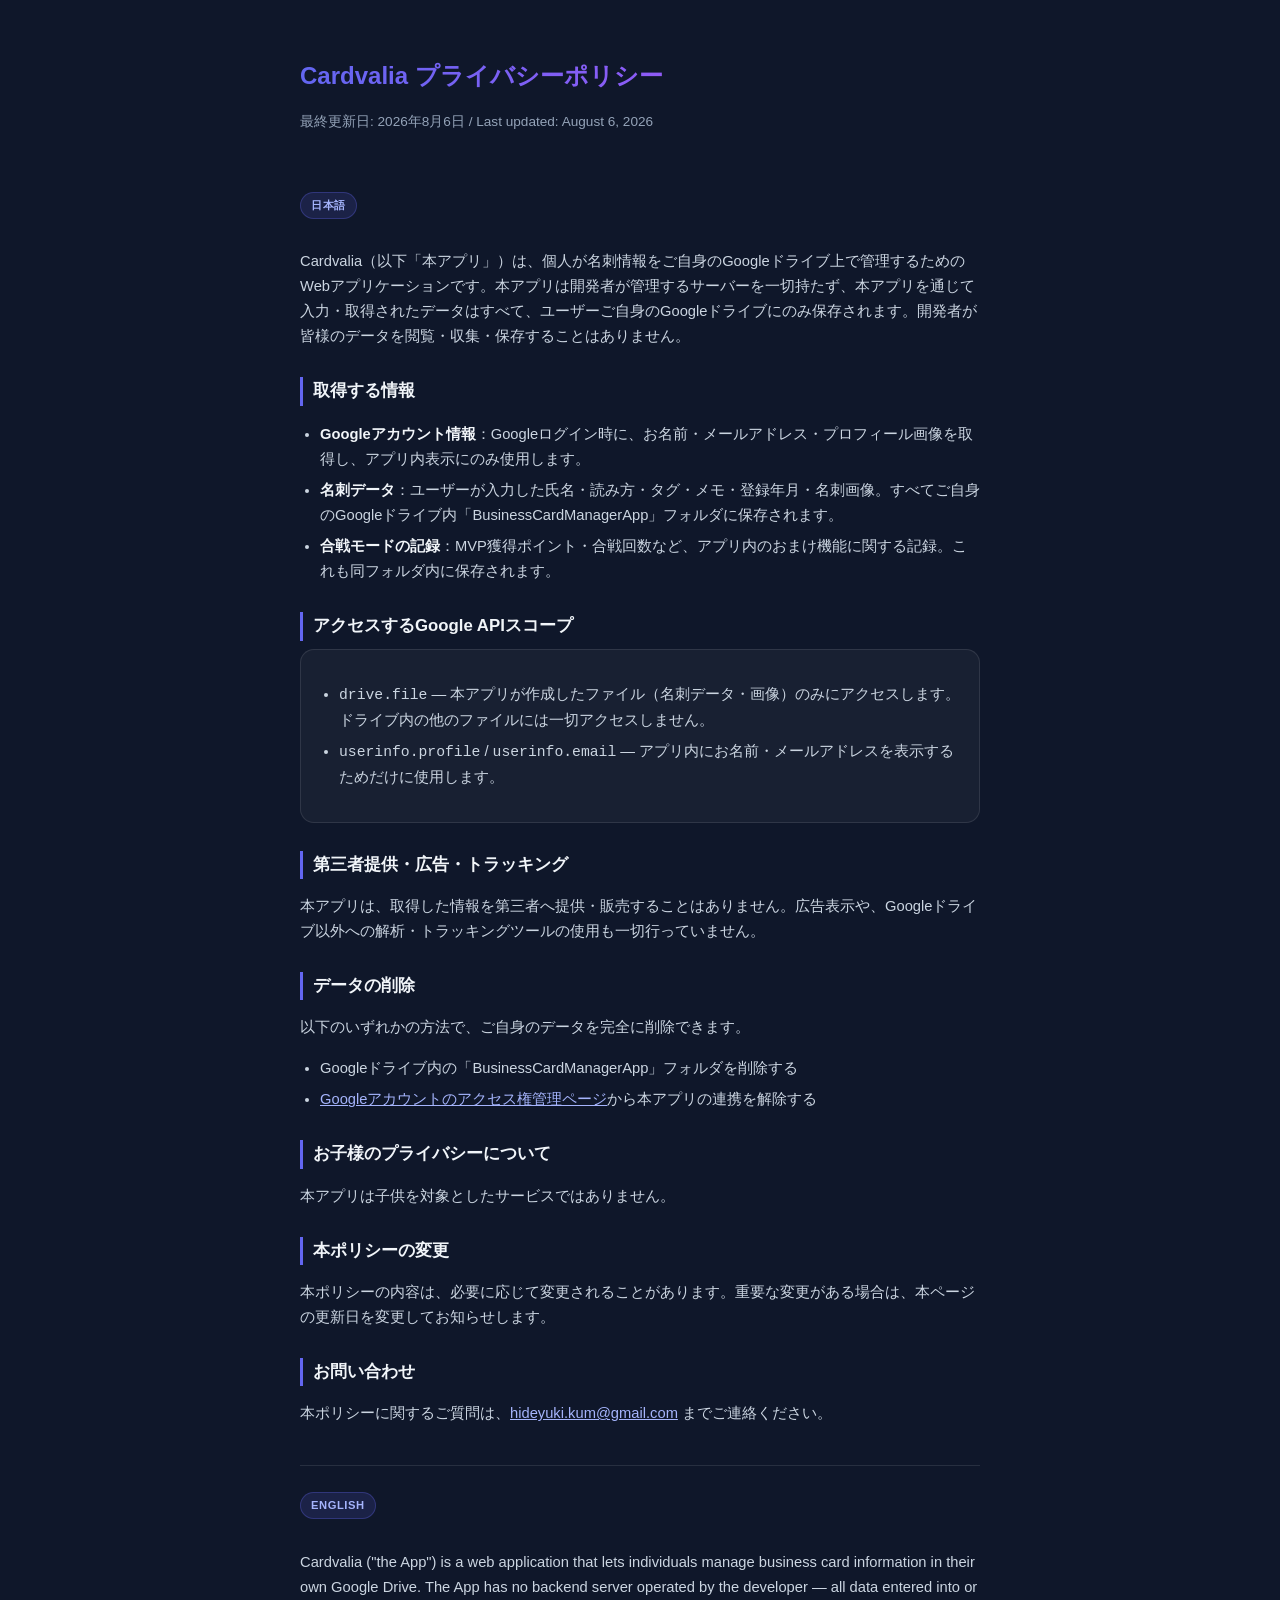
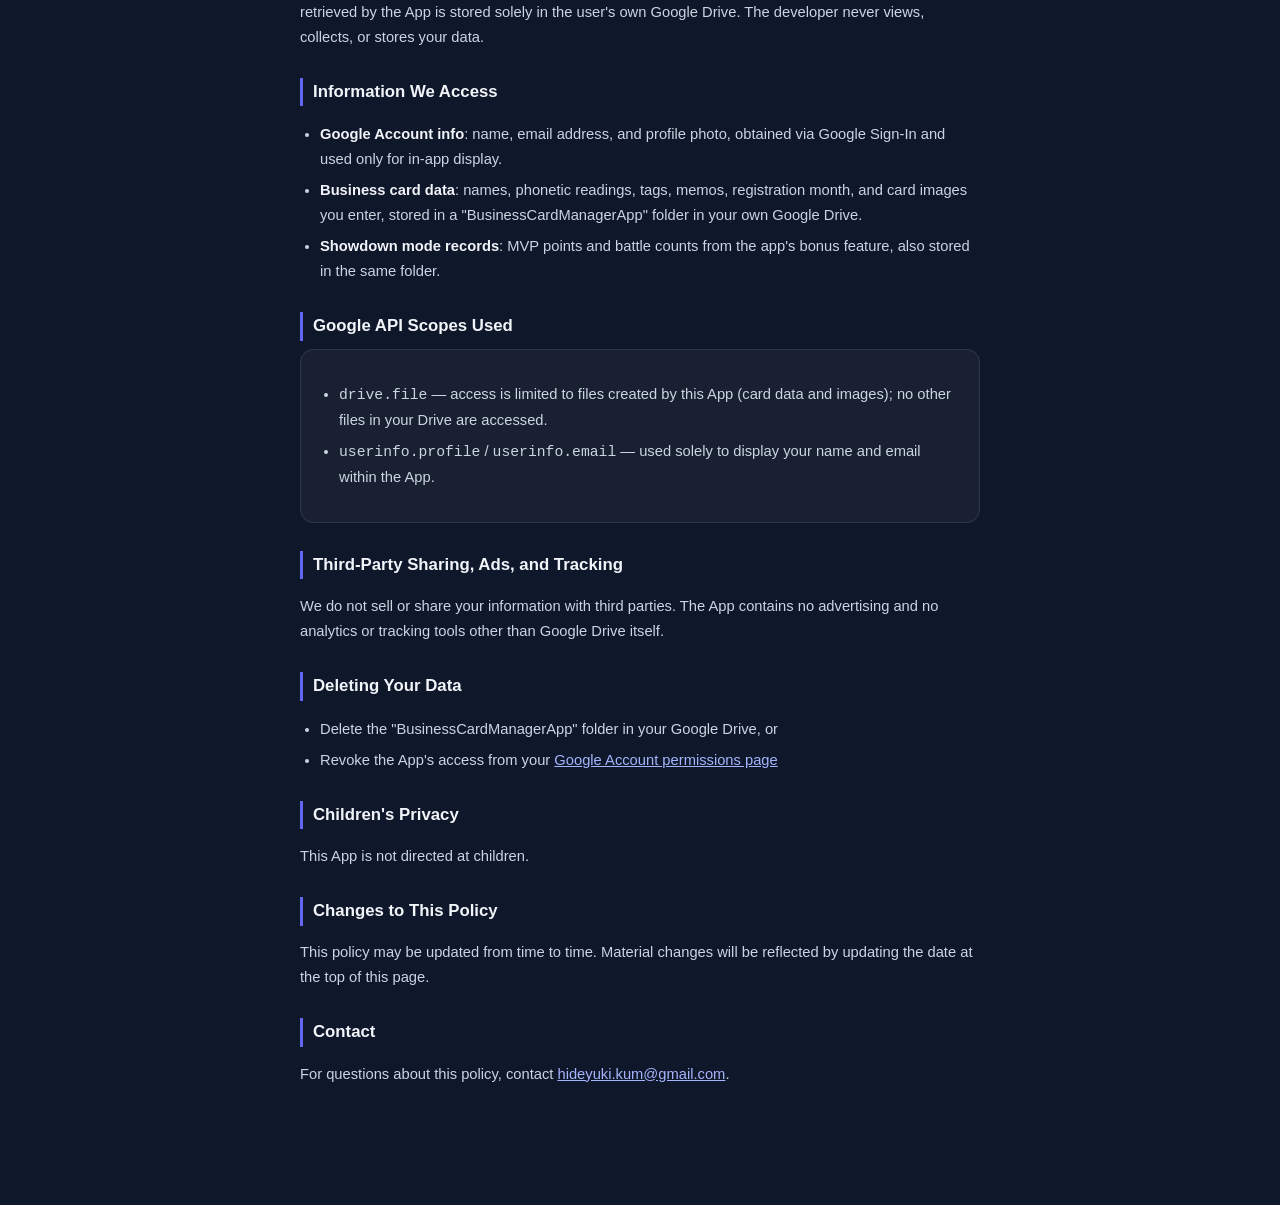
<file: privacy.html>
<!doctype html>
<html lang="ja">
<head>
<meta charset="UTF-8">
<meta name="viewport" content="width=device-width, initial-scale=1.0">
<title>プライバシーポリシー | Cardvalia</title>
<style>
  :root {
    color-scheme: dark;
  }
  * { box-sizing: border-box; }
  body {
    margin: 0;
    background: #0f172a;
    color: #f1f5f9;
    font-family: -apple-system, BlinkMacSystemFont, "Hiragino Kaku Gothic ProN", "Yu Gothic", "Segoe UI", sans-serif;
    line-height: 1.7;
  }
  .wrap {
    max-width: 720px;
    margin: 0 auto;
    padding: 40px 20px 80px;
  }
  h1 {
    font-size: 1.5rem;
    font-weight: 800;
    background: linear-gradient(90deg, #6366f1, #8b5cf6, #d946ef);
    -webkit-background-clip: text;
    background-clip: text;
    color: transparent;
    margin-bottom: 4px;
  }
  .updated {
    color: #94a3b8;
    font-size: 0.85rem;
    margin-bottom: 32px;
  }
  .lang-block {
    padding: 24px 0;
  }
  .lang-block + .lang-block {
    border-top: 1px solid rgba(255,255,255,0.1);
  }
  .lang-tag {
    display: inline-block;
    font-size: 0.7rem;
    font-weight: 700;
    letter-spacing: 0.05em;
    color: #a5b4fc;
    background: rgba(99,102,241,0.15);
    border: 1px solid rgba(99,102,241,0.3);
    border-radius: 20px;
    padding: 3px 10px;
    margin-bottom: 16px;
  }
  h2 {
    font-size: 1.05rem;
    font-weight: 700;
    margin: 28px 0 8px;
    border-left: 3px solid #6366f1;
    padding-left: 10px;
  }
  p, li { color: #cbd5e1; font-size: 0.92rem; }
  ul { padding-left: 20px; }
  li { margin-bottom: 6px; }
  strong { color: #f1f5f9; }
  a { color: #a5b4fc; }
  .box {
    background: rgba(255,255,255,0.04);
    border: 1px solid rgba(255,255,255,0.1);
    border-radius: 14px;
    padding: 16px 18px;
    margin: 8px 0 16px;
  }
</style>
</head>
<body>
<div class="wrap">
  <h1>Cardvalia プライバシーポリシー</h1>
  <p class="updated">最終更新日: 2026年8月6日 / Last updated: August 6, 2026</p>

  <div class="lang-block">
    <span class="lang-tag">日本語</span>

    <p>Cardvalia（以下「本アプリ」）は、個人が名刺情報をご自身のGoogleドライブ上で管理するためのWebアプリケーションです。本アプリは開発者が管理するサーバーを一切持たず、本アプリを通じて入力・取得されたデータはすべて、ユーザーご自身のGoogleドライブにのみ保存されます。開発者が皆様のデータを閲覧・収集・保存することはありません。</p>

    <h2>取得する情報</h2>
    <ul>
      <li><strong>Googleアカウント情報</strong>：Googleログイン時に、お名前・メールアドレス・プロフィール画像を取得し、アプリ内表示にのみ使用します。</li>
      <li><strong>名刺データ</strong>：ユーザーが入力した氏名・読み方・タグ・メモ・登録年月・名刺画像。すべてご自身のGoogleドライブ内「BusinessCardManagerApp」フォルダに保存されます。</li>
      <li><strong>合戦モードの記録</strong>：MVP獲得ポイント・合戦回数など、アプリ内のおまけ機能に関する記録。これも同フォルダ内に保存されます。</li>
    </ul>

    <h2>アクセスするGoogle APIスコープ</h2>
    <div class="box">
      <ul>
        <li><code>drive.file</code> — 本アプリが作成したファイル（名刺データ・画像）のみにアクセスします。ドライブ内の他のファイルには一切アクセスしません。</li>
        <li><code>userinfo.profile</code> / <code>userinfo.email</code> — アプリ内にお名前・メールアドレスを表示するためだけに使用します。</li>
      </ul>
    </div>

    <h2>第三者提供・広告・トラッキング</h2>
    <p>本アプリは、取得した情報を第三者へ提供・販売することはありません。広告表示や、Googleドライブ以外への解析・トラッキングツールの使用も一切行っていません。</p>

    <h2>データの削除</h2>
    <p>以下のいずれかの方法で、ご自身のデータを完全に削除できます。</p>
    <ul>
      <li>Googleドライブ内の「BusinessCardManagerApp」フォルダを削除する</li>
      <li><a href="https://myaccount.google.com/permissions" target="_blank" rel="noopener">Googleアカウントのアクセス権管理ページ</a>から本アプリの連携を解除する</li>
    </ul>

    <h2>お子様のプライバシーについて</h2>
    <p>本アプリは子供を対象としたサービスではありません。</p>

    <h2>本ポリシーの変更</h2>
    <p>本ポリシーの内容は、必要に応じて変更されることがあります。重要な変更がある場合は、本ページの更新日を変更してお知らせします。</p>

    <h2>お問い合わせ</h2>
    <p>本ポリシーに関するご質問は、<a href="mailto:hideyuki.kum@gmail.com">hideyuki.kum@gmail.com</a> までご連絡ください。</p>
  </div>

  <div class="lang-block">
    <span class="lang-tag">ENGLISH</span>

    <p>Cardvalia ("the App") is a web application that lets individuals manage business card information in their own Google Drive. The App has no backend server operated by the developer — all data entered into or retrieved by the App is stored solely in the user's own Google Drive. The developer never views, collects, or stores your data.</p>

    <h2>Information We Access</h2>
    <ul>
      <li><strong>Google Account info</strong>: name, email address, and profile photo, obtained via Google Sign-In and used only for in-app display.</li>
      <li><strong>Business card data</strong>: names, phonetic readings, tags, memos, registration month, and card images you enter, stored in a "BusinessCardManagerApp" folder in your own Google Drive.</li>
      <li><strong>Showdown mode records</strong>: MVP points and battle counts from the app's bonus feature, also stored in the same folder.</li>
    </ul>

    <h2>Google API Scopes Used</h2>
    <div class="box">
      <ul>
        <li><code>drive.file</code> — access is limited to files created by this App (card data and images); no other files in your Drive are accessed.</li>
        <li><code>userinfo.profile</code> / <code>userinfo.email</code> — used solely to display your name and email within the App.</li>
      </ul>
    </div>

    <h2>Third-Party Sharing, Ads, and Tracking</h2>
    <p>We do not sell or share your information with third parties. The App contains no advertising and no analytics or tracking tools other than Google Drive itself.</p>

    <h2>Deleting Your Data</h2>
    <ul>
      <li>Delete the "BusinessCardManagerApp" folder in your Google Drive, or</li>
      <li>Revoke the App's access from your <a href="https://myaccount.google.com/permissions" target="_blank" rel="noopener">Google Account permissions page</a></li>
    </ul>

    <h2>Children's Privacy</h2>
    <p>This App is not directed at children.</p>

    <h2>Changes to This Policy</h2>
    <p>This policy may be updated from time to time. Material changes will be reflected by updating the date at the top of this page.</p>

    <h2>Contact</h2>
    <p>For questions about this policy, contact <a href="mailto:hideyuki.kum@gmail.com">hideyuki.kum@gmail.com</a>.</p>
  </div>
</div>
</body>
</html>
</file>
